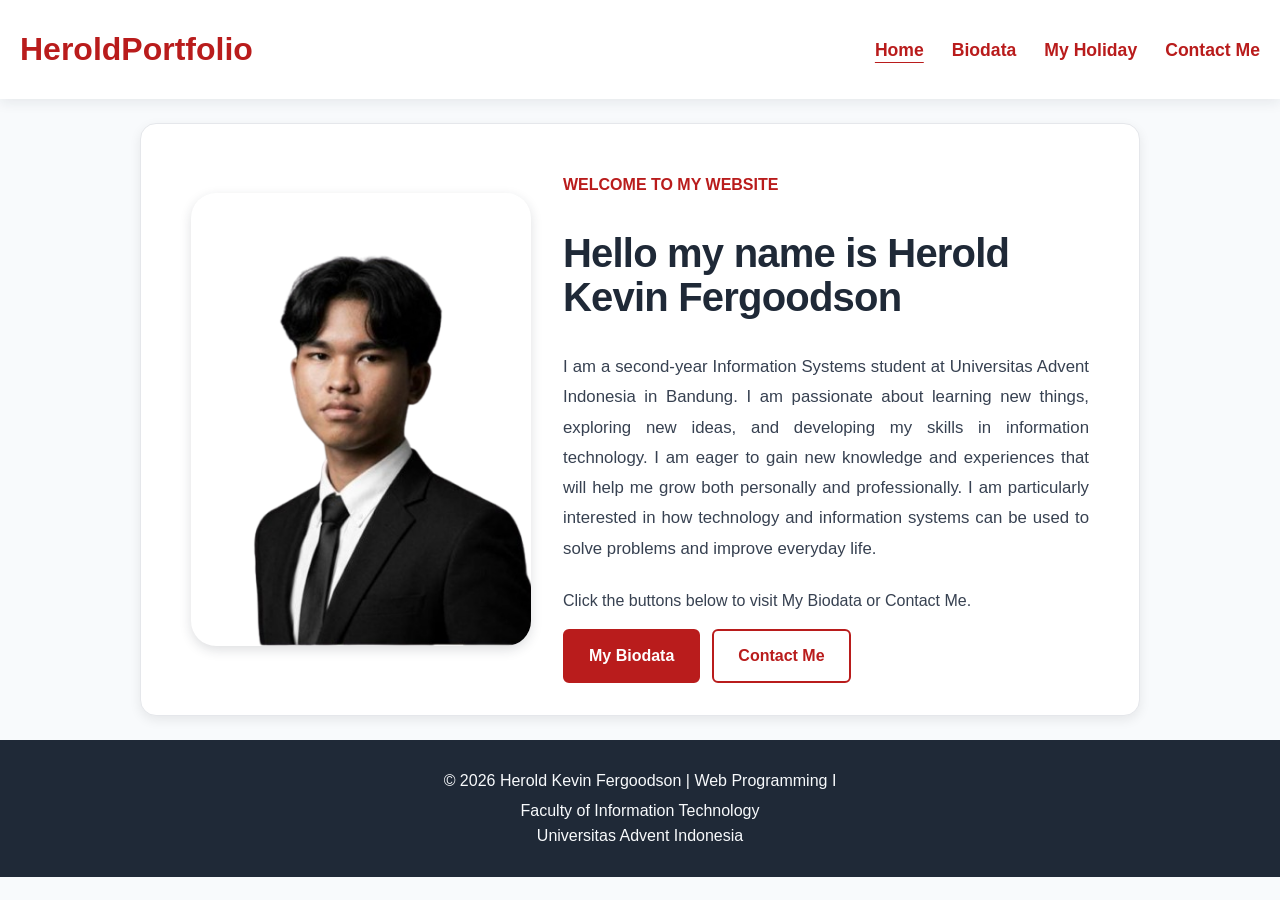
<file: index.html>
<!DOCTYPE html>
<html lang="en">
<head>
    <meta charset="UTF-8">
    <meta name="viewport" content="width=device-width, initial-scale=1.0">
    <title>HeroldPortfolio</title>
    <link rel="stylesheet" href="style2.css">
</head>
<body>
    <!-- header sama di semua halaman -->
    <header>
        <h1>HeroldPortfolio</h1>
        <nav>
            <a href="index.html" aria-current="page">Home</a>
            <a href="biodata.html">Biodata</a>
            <a href="myholiday.html">My Holiday</a>
            <a href="contactme.html">Contact Me</a>
        </nav>
    </header>

    <!-- hero: foto, nama, perkenalan, dan tombol -->
    <main class="border">
        <section class="HomePage">
            <div class="Text">
                <p class="Intro">WELCOME TO MY WEBSITE</p>
                <h2 class="Name">Hello my name is Herold Kevin Fergoodson</h2>
                <p class="Introduction">
                    I am a second-year Information Systems student at Universitas Advent Indonesia in Bandung.
                    I am passionate about learning new things, exploring new ideas, and developing my skills in
                    information technology. I am eager to gain new knowledge and experiences that will help me grow
                    both personally and professionally. I am particularly interested in how technology and information
                    systems can be used to solve problems and improve everyday life.
                </p>
                <p>Click the buttons below to visit My Biodata or Contact Me.</p>
                <div class="badge">
                    <a href="biodata.html" class="button1">My Biodata</a>
                    <a href="contactme.html" class="button2">Contact Me</a>
                </div>
            </div>
            <img
                class="profile-photo"
                src="fotokevinrbg.png"
                alt="Foto Herold Kevin Fergoodson"
            >
        </section>
    </main>

    <!-- footer sama semua di setiap halaman -->
    <footer>
        <p>&copy; 2026 Herold Kevin Fergoodson | Web Programming I</p>
        <p>
            Faculty of Information Technology<br>
            Universitas Advent Indonesia
        </p>
    </footer>
</body>
</html>
</file>
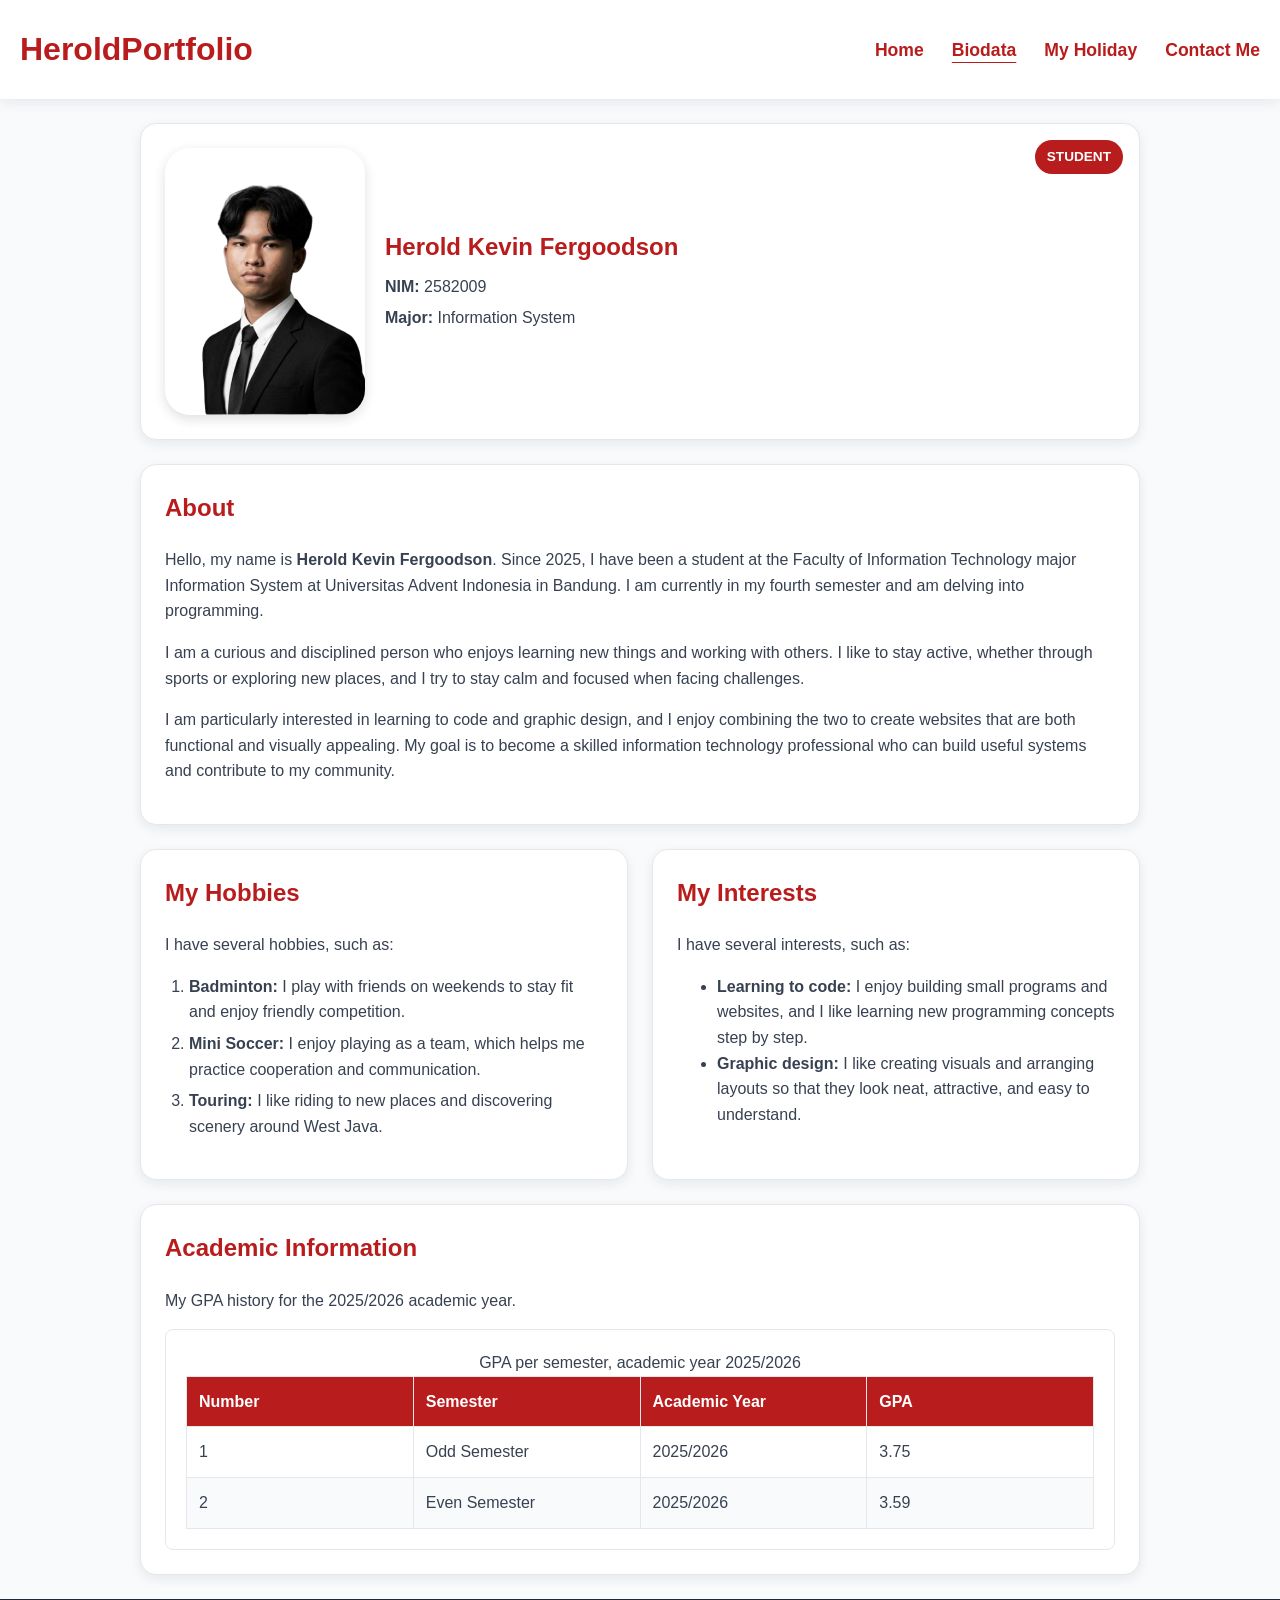
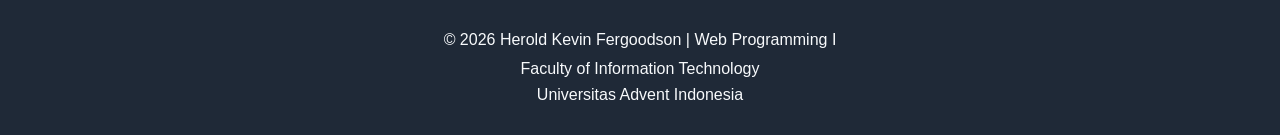
<file: biodata.html>
<!DOCTYPE html>
<html lang="en">
<head>
    <meta charset="UTF-8">
    <meta name="viewport" content="width=device-width, initial-scale=1.0">
    <title>Biodata | HeroldPortfolio</title>
    <link rel="stylesheet" href="style2.css">
    <link rel="stylesheet" href="style1.css">
</head>
<body>
    <header>
        <h1>HeroldPortfolio</h1>
        <nav>
            <a href="index.html">Home</a>
            <a href="biodata.html" aria-current="page">Biodata</a>
            <a href="myholiday.html">My Holiday</a>
            <a href="contactme.html">Contact Me</a>
        </nav>
    </header>

    <main class="content-grid">
         <!-- identitas dan foto profil -->
        <section id="profile" class="profile">
            <span class="badge">STUDENT</span>
            <img
                class="profile-photo"
                src="fotokevinrbg.png"
                alt="Foto Herold Kevin Fergoodson"
            >
            <div class="profile-info">
                <h2>Herold Kevin Fergoodson</h2>
                <p><strong>NIM: </strong>2582009</p>
                <p><strong>Major: </strong>Information System</p>
            </div>
        </section>

        <!-- Biografi -->
        <section id="about" class="about">
            <h2>About</h2>
            <p>
                Hello, my name is <strong>Herold Kevin Fergoodson</strong>. Since 2025, I have been
                a student at the Faculty of Information Technology major Information System at
                Universitas Advent Indonesia in Bandung. I am currently in my fourth semester
                and am delving into programming.
            </p>
            <p>
                I am a curious and disciplined person who enjoys learning new things and
                working with others. I like to stay active, whether through sports or
                exploring new places, and I try to stay calm and focused when facing challenges.
            </p>
            <p>
                I am particularly interested in learning to code and graphic design, and I enjoy
                combining the two to create websites that are both functional and visually
                appealing. My goal is to become a skilled information technology professional who
                can build useful systems and contribute to my community.
            </p>
        </section>

        <!-- Hobi: daftar berurutan -->
        <section id="hobbies">
            <h2>My Hobbies</h2>
            <p>I have several hobbies, such as:</p>
            <ol>
                <li><strong>Badminton:</strong> I play with friends on weekends to stay fit and enjoy friendly competition.</li>
                <li><strong>Mini Soccer:</strong> I enjoy playing as a team, which helps me practice cooperation and communication.</li>
                <li><strong>Touring:</strong> I like riding to new places and discovering scenery around West Java.</li>
            </ol>
        </section>

        <!-- Minat: daftar tidak berurutan -->
        <section id="minat">
            <h2>My Interests</h2>
            <p>I have several interests, such as:</p>
            <ul>
                <li><strong>Learning to code:</strong> I enjoy building small programs and websites, and I like learning new programming concepts step by step.</li>
                <li><strong>Graphic design:</strong> I like creating visuals and arranging layouts so that they look neat, attractive, and easy to understand.</li>
            </ul>
        </section>

        <!-- Informasi akademik -->
        <section id="academic">
            <h2>Academic Information</h2>
            <p>My GPA history for the 2025/2026 academic year.</p>
            <div class="table-container">
                <table>
                    <caption>GPA per semester, academic year 2025/2026</caption>
                    <thead>
                        <tr>
                            <th scope="col">Number</th>
                            <th scope="col">Semester</th>
                            <th scope="col">Academic Year</th>
                            <th scope="col">GPA</th>
                        </tr>
                    </thead>
                    <tbody>
                        <tr>
                            <td>1</td>
                            <td>Odd Semester</td>
                            <td>2025/2026</td>
                            <td>3.75</td>
                        </tr>
                        <tr>
                            <td>2</td>
                            <td>Even Semester</td>
                            <td>2025/2026</td>
                            <td>3.59</td>
                        </tr>
                    </tbody>
                </table>
            </div>
        </section>
    </main>

    <footer>
        <p>&copy; 2026 Herold Kevin Fergoodson | Web Programming I</p>
        <p>
            Faculty of Information Technology<br>
            Universitas Advent Indonesia
        </p>
    </footer>
</body>
</html>
</file>
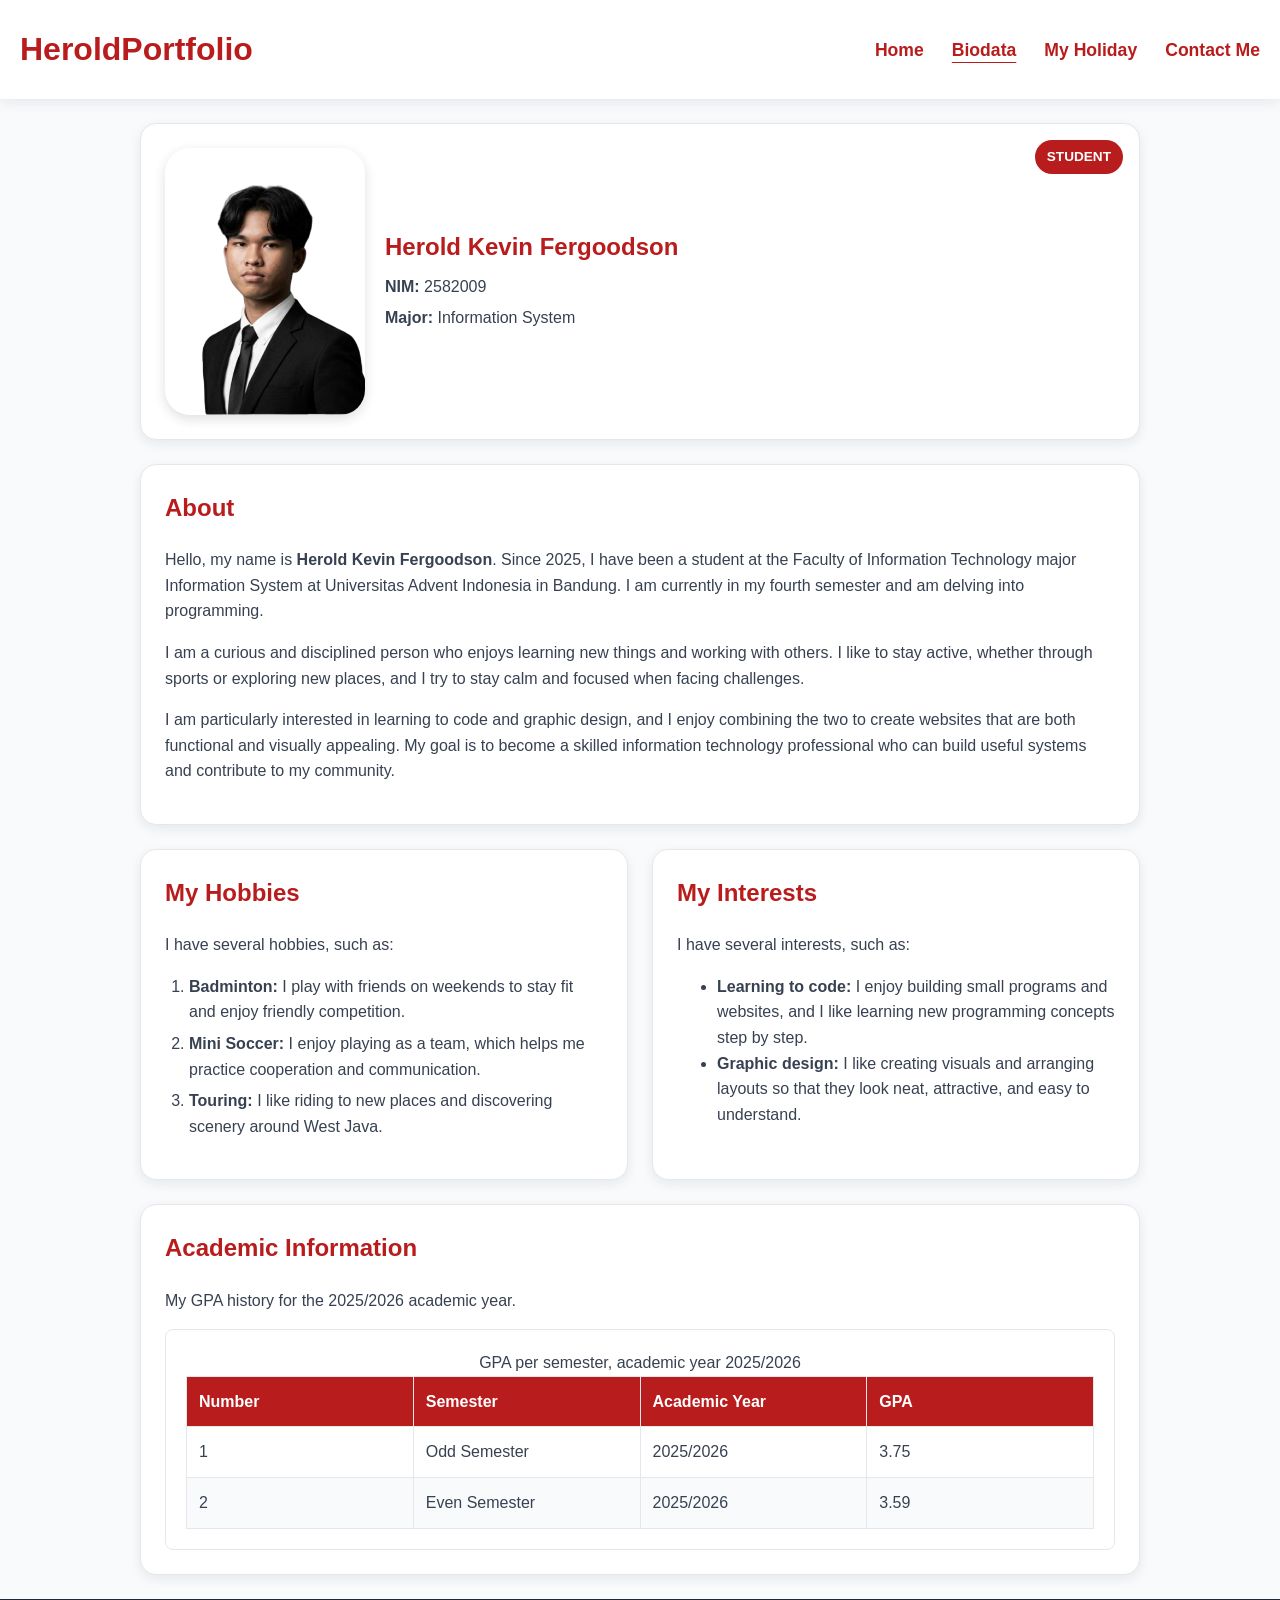
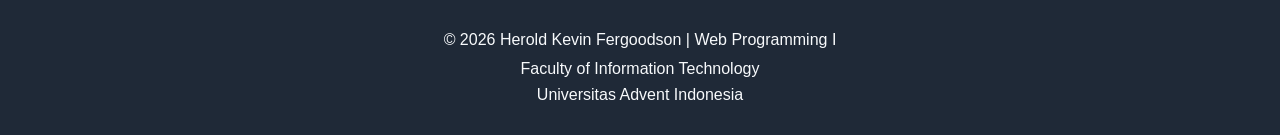
<file: Biodata.html>
<!DOCTYPE html>
<html lang="en">
<head>
    <meta charset="UTF-8">
    <meta name="viewport" content="width=device-width, initial-scale=1.0">
    <title>Biodata | HeroldPortfolio</title>
    <link rel="stylesheet" href="style2.css">
    <link rel="stylesheet" href="style1.css">
</head>
<body>
    <header>
        <h1>HeroldPortfolio</h1>
        <nav>
            <a href="index.html">Home</a>
            <a href="Biodata.html" aria-current="page">Biodata</a>
            <a href="MyHoliday.html">My Holiday</a>
            <a href="ContactMe.html">Contact Me</a>
        </nav>
    </header>

    <main class="content-grid">

        <!-- Informasi pribadi + foto profil -->
        <section id="profile" class="profile">
            <span class="badge">STUDENT</span>
            <img
                class="profile-photo"
                src="Foto Kevin RBG.png"
                alt="Foto Herold Kevin Fergoodson"
            >
            <div class="profile-info">
                <h2>Herold Kevin Fergoodson</h2>
                <p><strong>NIM: </strong>2582009</p>
                <p><strong>Major: </strong>Information System</p>
            </div>
        </section>

        <!-- Biografi -->
        <section id="about" class="about">
            <h2>About</h2>
            <p>
                Hello, my name is <strong>Herold Kevin Fergoodson</strong>. Since 2025, I have been
                a student at the Faculty of Information Technology major Information System at
                Universitas Advent Indonesia in Bandung. I am currently in my fourth semester
                and am delving into programming.
            </p>
            <p>
                I am a curious and disciplined person who enjoys learning new things and
                working with others. I like to stay active, whether through sports or
                exploring new places, and I try to stay calm and focused when facing challenges.
            </p>
            <p>
                I am particularly interested in learning to code and graphic design, and I enjoy
                combining the two to create websites that are both functional and visually
                appealing. My goal is to become a skilled information technology professional who
                can build useful systems and contribute to my community.
            </p>
        </section>

        <!-- Hobi: daftar berurutan -->
        <section id="hobbies">
            <h2>My Hobbies</h2>
            <p>I have several hobbies, such as:</p>
            <ol>
                <li><strong>Badminton:</strong> I play with friends on weekends to stay fit and enjoy friendly competition.</li>
                <li><strong>Mini Soccer:</strong> I enjoy playing as a team, which helps me practice cooperation and communication.</li>
                <li><strong>Touring:</strong> I like riding to new places and discovering scenery around West Java.</li>
            </ol>
        </section>

        <!-- Minat: daftar tidak berurutan -->
        <section id="minat">
            <h2>My Interests</h2>
            <p>I have several interests, such as:</p>
            <ul>
                <li><strong>Learning to code:</strong> I enjoy building small programs and websites, and I like learning new programming concepts step by step.</li>
                <li><strong>Graphic design:</strong> I like creating visuals and arranging layouts so that they look neat, attractive, and easy to understand.</li>
            </ul>
        </section>

        <!-- Informasi akademik -->
        <section id="academic">
            <h2>Academic Information</h2>
            <p>My GPA history for the 2025/2026 academic year.</p>
            <div class="table-container">
                <table>
                    <caption>GPA per semester, academic year 2025/2026</caption>
                    <thead>
                        <tr>
                            <th scope="col">Number</th>
                            <th scope="col">Semester</th>
                            <th scope="col">Academic Year</th>
                            <th scope="col">GPA</th>
                        </tr>
                    </thead>
                    <tbody>
                        <tr>
                            <td>1</td>
                            <td>Odd Semester</td>
                            <td>2025/2026</td>
                            <td>3.75</td>
                        </tr>
                        <tr>
                            <td>2</td>
                            <td>Even Semester</td>
                            <td>2025/2026</td>
                            <td>3.59</td>
                        </tr>
                    </tbody>
                </table>
            </div>
        </section>
    </main>

    <footer>
        <p>&copy; 2026 Herold Kevin Fergoodson | Web Programming I</p>
        <p>
            Faculty of Information Technology<br>
            Universitas Advent Indonesia
        </p>
    </footer>
</body>
</html>
</file>
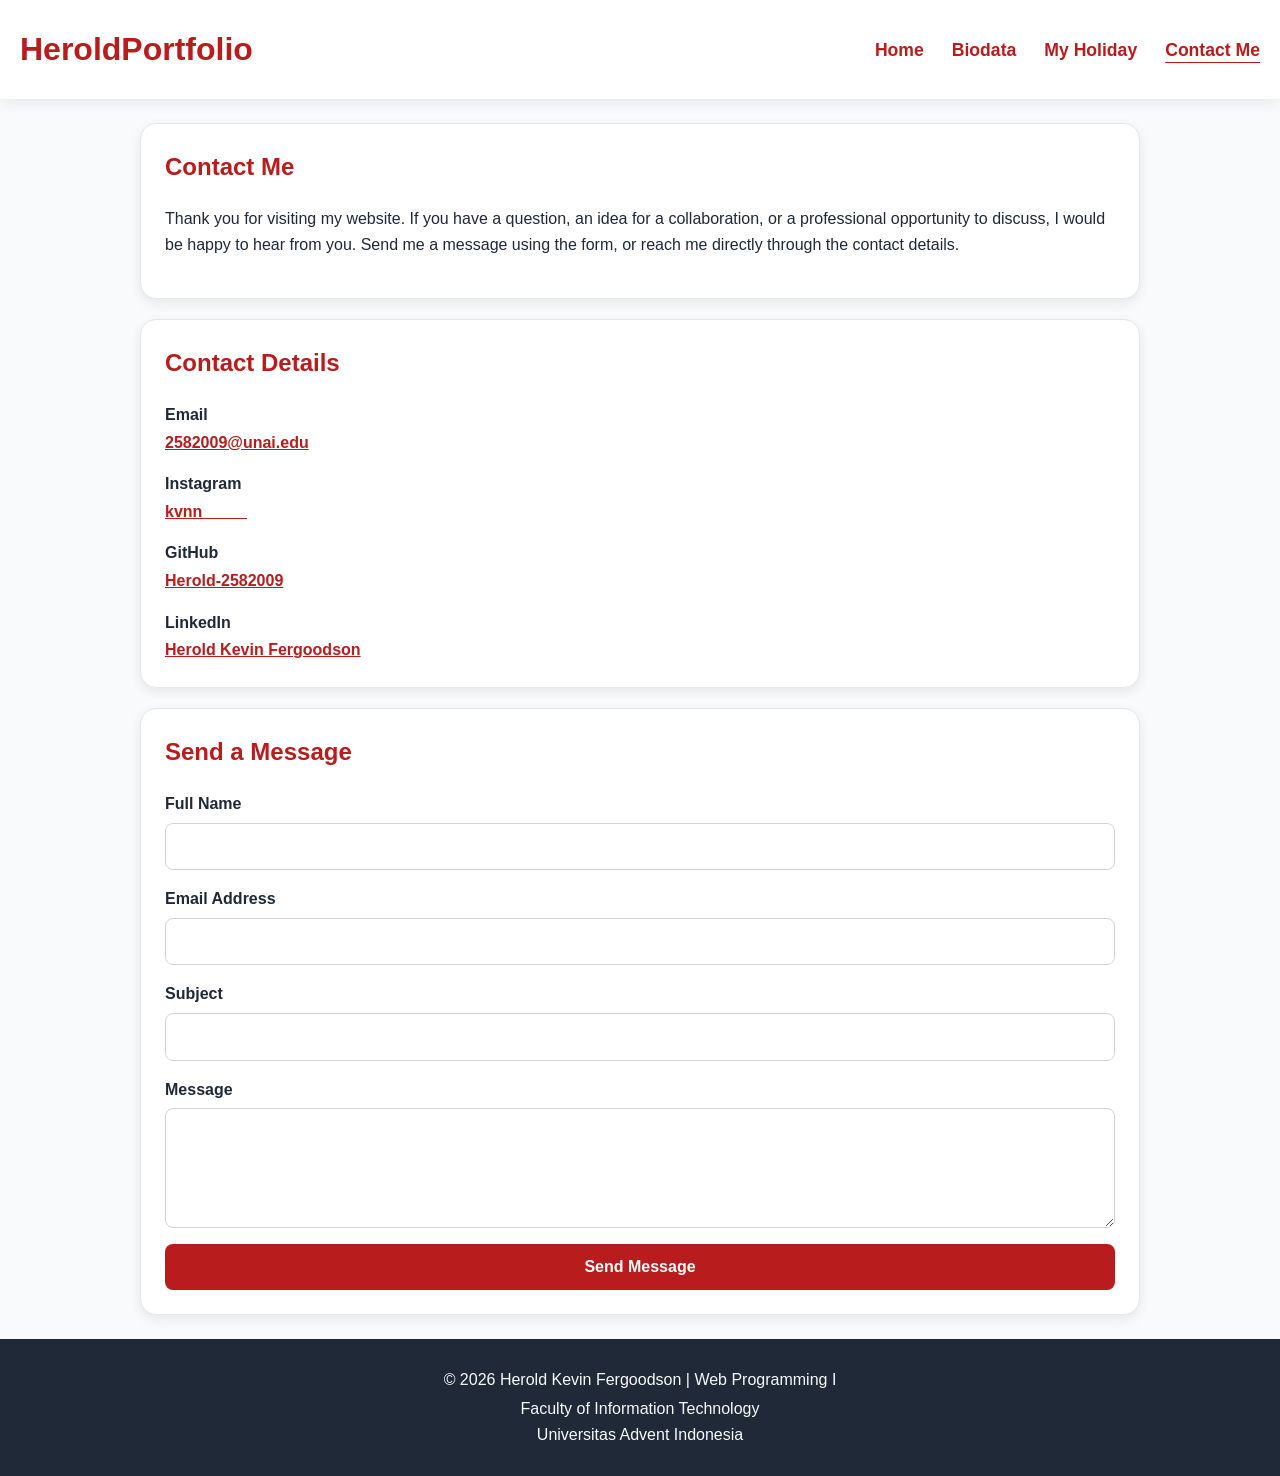
<file: ContactMe.html>
<!DOCTYPE html>
<html lang="en">
<head>
    <meta charset="UTF-8">
    <meta name="viewport" content="width=device-width, initial-scale=1.0">
    <title>Contact Me | HeroldPortfolio</title>
    <link rel="stylesheet" href="style2.css">
    <link rel="stylesheet" href="style3.css">
</head>
<body>
    <header>
        <h1>HeroldPortfolio</h1>
        <nav>
            <a href="index.html">Home</a> 
            <a href="Biodata.html">Biodata</a> 
            <a href="MyHoliday.html">My Holiday</a> 
            <a href="ContactMe.html" aria-current="page">Contact Me</a>
         </nav>
    </header>

    <main class="content-grid">
        <section class="contact-intro">
            <h2>Contact Me</h2>
            <p>
                Thank you for visiting my website. If you have a question, an idea
                for a collaboration, or a professional opportunity to discuss,
                I would be happy to hear from you. Send me a message using the form,
                or reach me directly through the contact details.
            </p>
        </section>

        <section class="contact-info">
            <h2>Contact Details</h2>
            <dl>
                <dt>Email</dt>
                <dd><a href="mailto:2582009@unai.edu">2582009@unai.edu</a></dd>

                <dt>Instagram</dt>
                <dd><a href="https://www.instagram.com/kvnn_____/" target="_blank" rel="noopener noreferrer">kvnn_____</a></dd>

                <dt>GitHub</dt>
                <dd><a href="https://github.com/Herold-2582009" target="_blank" rel="noopener noreferrer">Herold-2582009</a></dd>

                <dt>LinkedIn</dt>
                <dd><a href="https://www.linkedin.com/in/herold-kevin-fergoodson-a54214329/" target="_blank" rel="noopener noreferrer">Herold Kevin Fergoodson</a></dd>
            </dl>
        </section>

        <section id="contact" class="contact-form">
            <h2>Send a Message</h2>
            <form action="mailto:2582009@unai.edu" method="post" enctype="text/plain">
                <div class="form-group">
                    <label for="fullname">Full Name</label>
                    <input type="text" id="fullname" name="fullname" minlength="3" maxlength="50" required>
                </div>
                <div class="form-group">
                    <label for="email">Email Address</label>
                    <input type="email" id="email" name="email" required>
                </div>
                <div class="form-group">
                    <label for="subject">Subject</label>
                    <input type="text" id="subject" name="subject" minlength="3" maxlength="100" required>
                </div>
                <div class="form-group">
                    <label for="message">Message</label>
                    <textarea id="message" name="message" minlength="10" maxlength="500" required></textarea>
                </div>
                <button type="submit">Send Message</button>
            </form>
        </section>
    </main>

    <footer>
        <p>&copy; 2026 Herold Kevin Fergoodson | Web Programming I</p>
        <p>
            Faculty of Information Technology<br>
            Universitas Advent Indonesia
        </p>
    </footer>
</body>
</html>
</file>
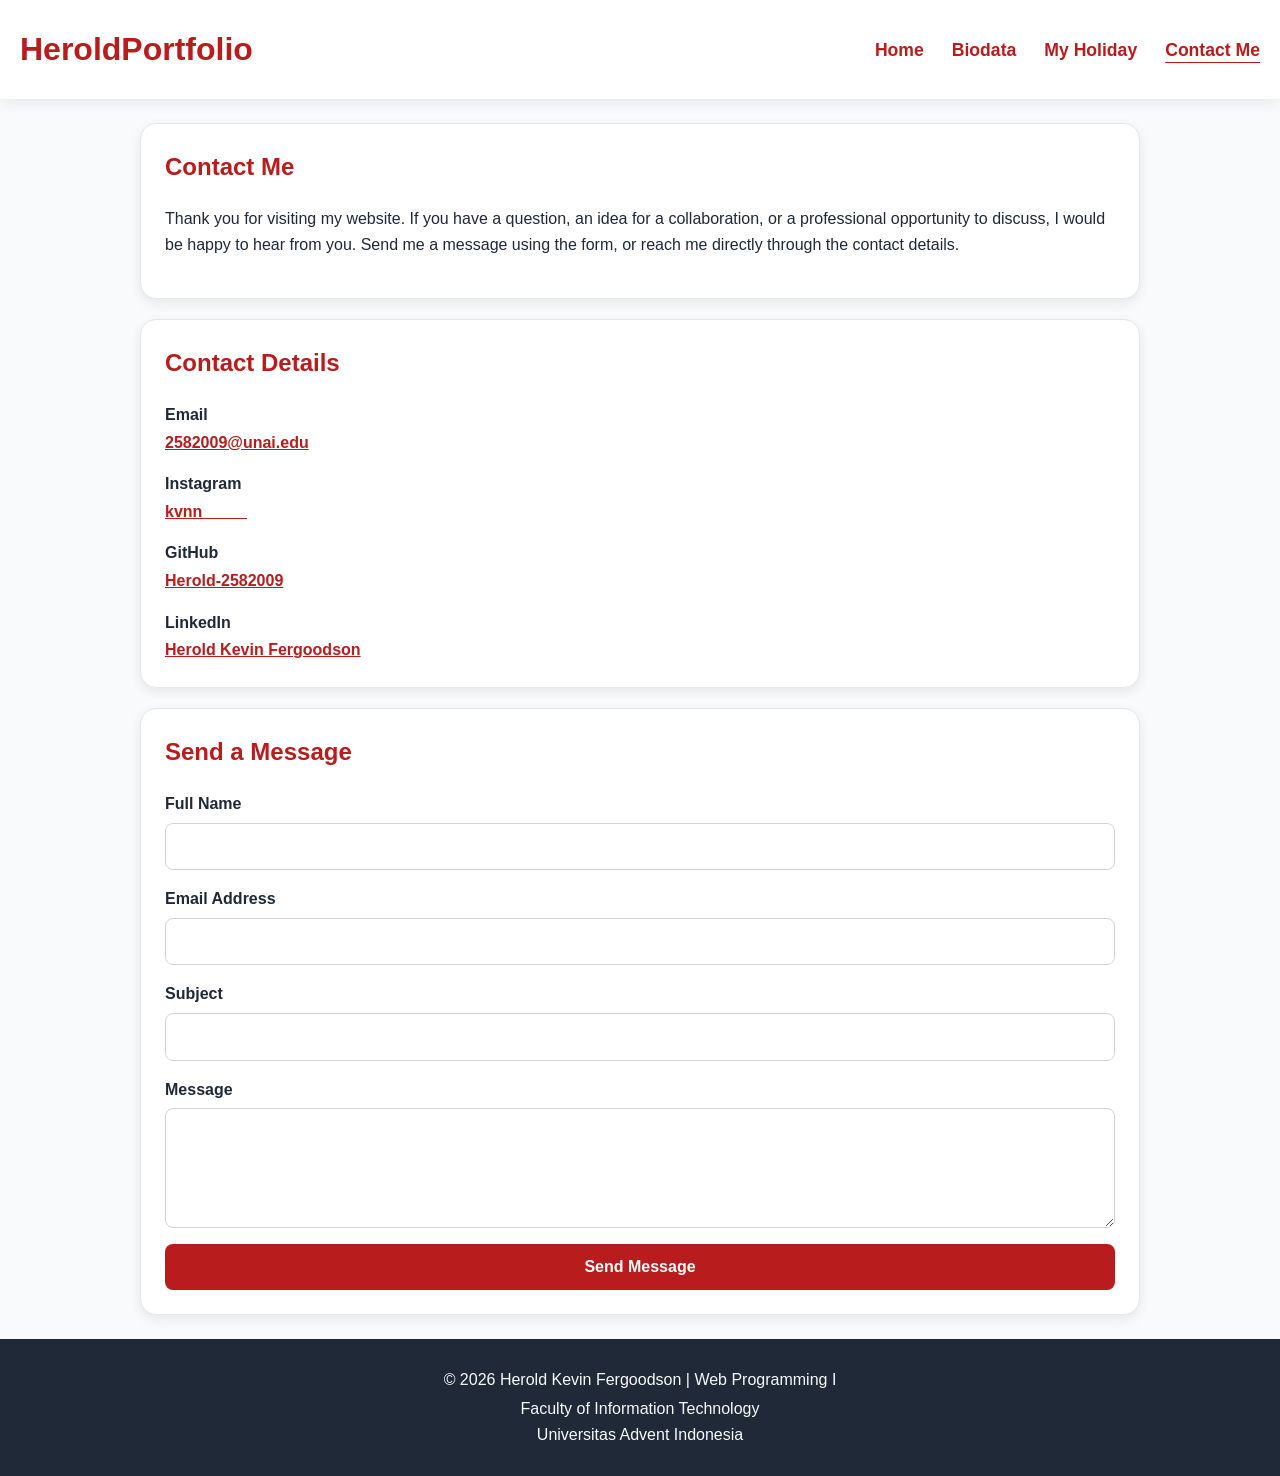
<file: contactme.html>
<!DOCTYPE html>
<html lang="en">
<head>
    <meta charset="UTF-8">
    <meta name="viewport" content="width=device-width, initial-scale=1.0">
    <title>Contact Me | HeroldPortfolio</title>
    <link rel="stylesheet" href="style2.css">
    <link rel="stylesheet" href="style3.css">
</head>
<body>
    <header>
        <h1>HeroldPortfolio</h1>
        <nav>
            <a href="index.html">Home</a> 
            <a href="biodata.html">Biodata</a> 
            <a href="myholiday.html">My Holiday</a> 
            <a href="contactme.html" aria-current="page">Contact Me</a>
         </nav>
    </header>

    <main class="content-grid">
        <section class="contact-intro">
            <h2>Contact Me</h2>
            <p>
                Thank you for visiting my website. If you have a question, an idea
                for a collaboration, or a professional opportunity to discuss,
                I would be happy to hear from you. Send me a message using the form,
                or reach me directly through the contact details.
            </p>
        </section>

        <section class="contact-info">
            <h2>Contact Details</h2>
            <dl>
                <dt>Email</dt>
                <dd><a href="mailto:2582009@unai.edu">2582009@unai.edu</a></dd>

                <dt>Instagram</dt>
                <dd><a href="https://www.instagram.com/kvnn_____/" target="_blank" rel="noopener noreferrer">kvnn_____</a></dd>

                <dt>GitHub</dt>
                <dd><a href="https://github.com/Herold-2582009" target="_blank" rel="noopener noreferrer">Herold-2582009</a></dd>

                <dt>LinkedIn</dt>
                <dd><a href="https://www.linkedin.com/in/herold-kevin-fergoodson-a54214329/" target="_blank" rel="noopener noreferrer">Herold Kevin Fergoodson</a></dd>
            </dl>
        </section>

        <section id="contact" class="contact-form">
            <h2>Send a Message</h2>
            <form action="mailto:2582009@unai.edu" method="post" enctype="text/plain">
                <div class="form-group">
                    <label for="fullname">Full Name</label>
                    <input type="text" id="fullname" name="fullname" minlength="3" maxlength="50" required>
                </div>
                <div class="form-group">
                    <label for="email">Email Address</label>
                    <input type="email" id="email" name="email" required>
                </div>
                <div class="form-group">
                    <label for="subject">Subject</label>
                    <input type="text" id="subject" name="subject" minlength="3" maxlength="100" required>
                </div>
                <div class="form-group">
                    <label for="message">Message</label>
                    <textarea id="message" name="message" minlength="10" maxlength="500" required></textarea>
                </div>
                <button type="submit">Send Message</button>
            </form>
        </section>
    </main>

    <footer>
        <p>&copy; 2026 Herold Kevin Fergoodson | Web Programming I</p>
        <p>
            Faculty of Information Technology<br>
            Universitas Advent Indonesia
        </p>
    </footer>
</body>
</html>
</file>
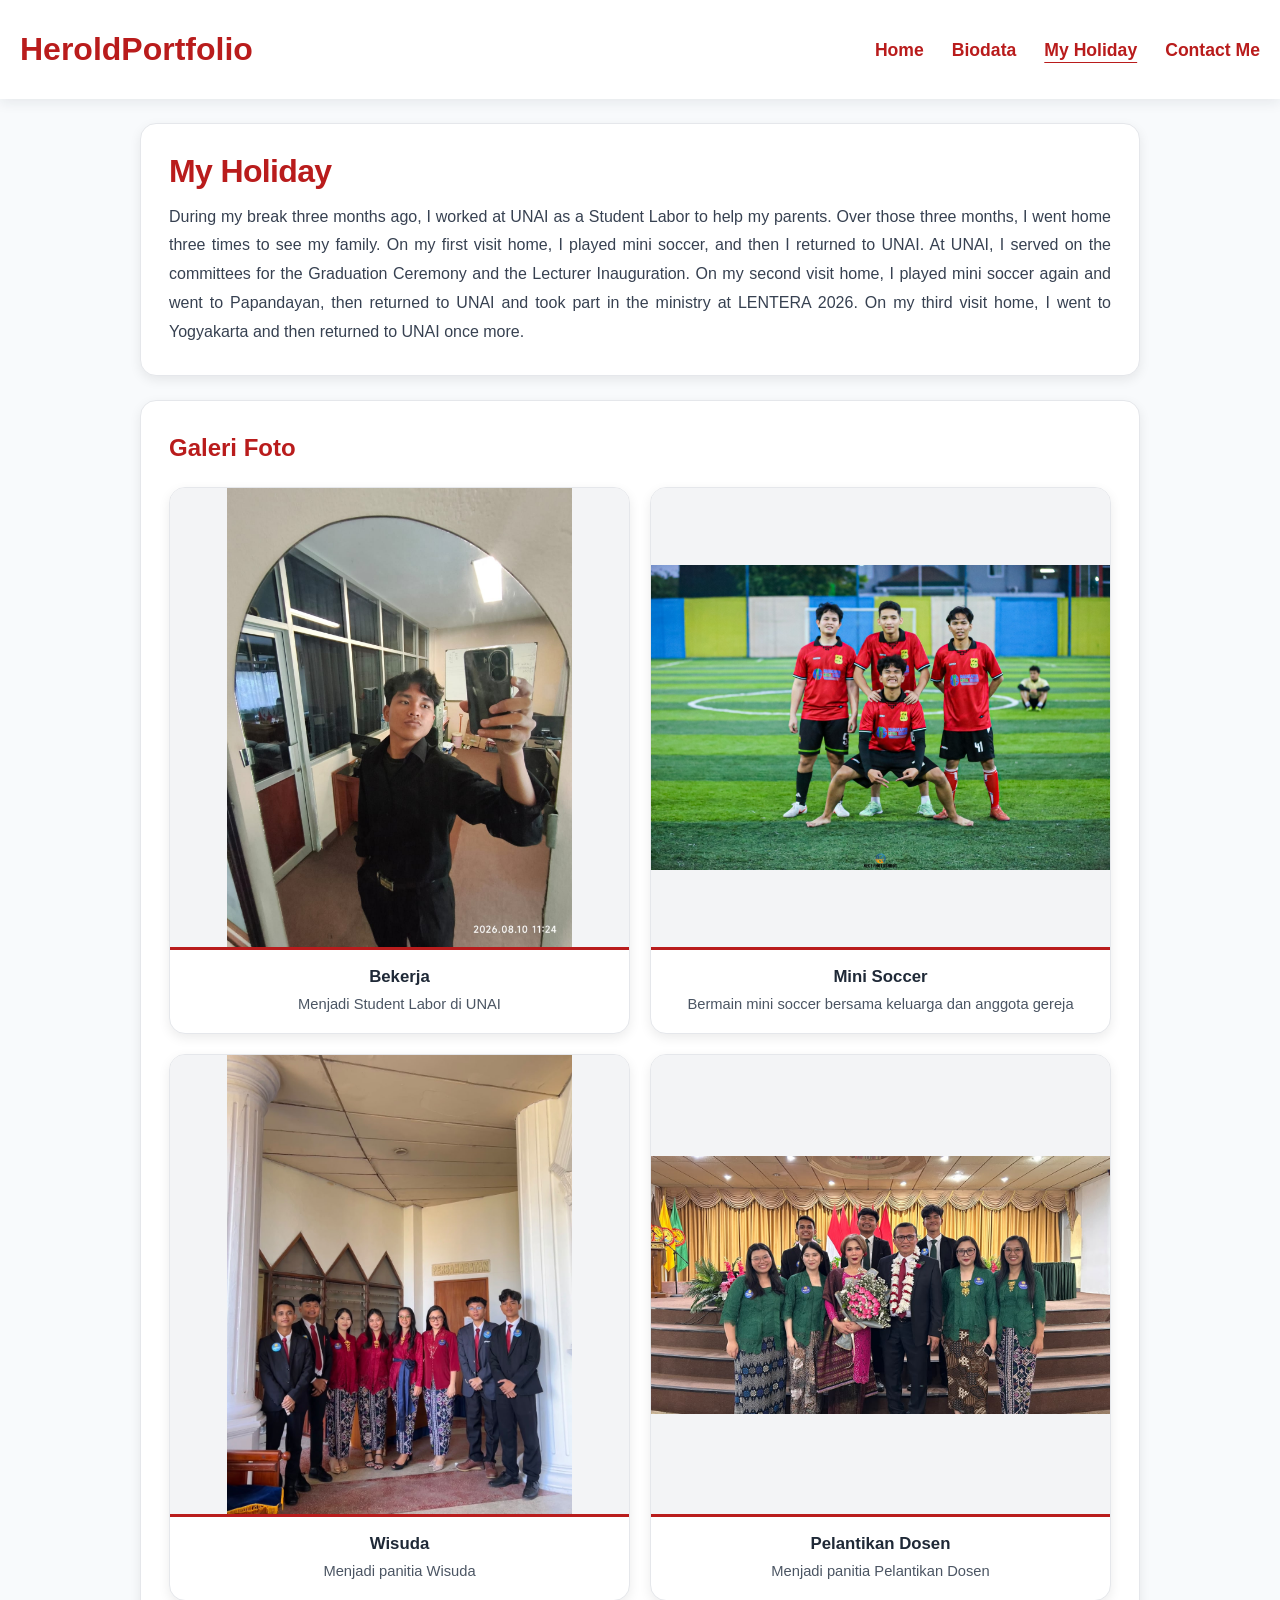
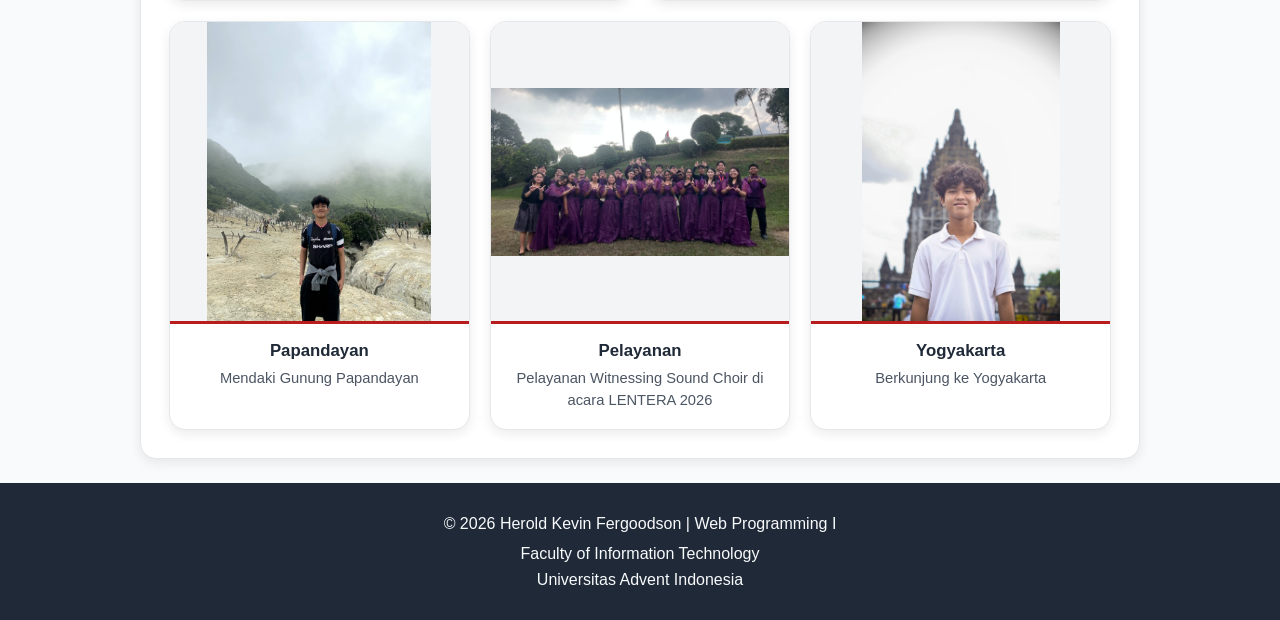
<file: myholiday.html>
<!DOCTYPE html>
<html lang="en">
<head>
    <meta charset="UTF-8">
    <meta name="viewport" content="width=device-width, initial-scale=1.0">
    <title>My Holiday | HeroldPortfolio</title>
    <link rel="stylesheet" href="style2.css">
    <link rel="stylesheet" href="style4.css">
</head>
<body>
    <!-- header dan navigasi (sama di semua halaman) -->
    <header>
        <h1>HeroldPortfolio</h1>
        <nav>
            <a href="index.html">Home</a>
            <a href="biodata.html">Biodata</a>
            <a href="myholiday.html"aria-current="page">My Holiday</a>
            <a href="contactme.html">Contact Me</a>
        </nav>
    </header>

    <main>
        <!-- pengantar liburan -->
        <section class="intro">
            <h2>My Holiday</h2>
            <p>
                During my break three months ago, I worked at UNAI as a Student Labor to help my parents.
                Over those three months, I went home three times to see my family. On my first visit home,
                I played mini soccer, and then I returned to UNAI. At UNAI, I served on the committees for
                the Graduation Ceremony and the Lecturer Inauguration. On my second visit home, I played
                mini soccer again and went to Papandayan, then returned to UNAI and took part in the ministry
                at LENTERA 2026. On my third visit home, I went to Yogyakarta and then returned to UNAI once more.
            </p>
        </section>

        <!-- galeri foto (Flexbox) -->
        <section class="gallery-section" aria-labelledby="gallery-title">
            <h2 id="gallery-title">Galeri Foto</h2>

            <div class="gallery">

                <div class="gallery-item">
                    <img src="kerja.png"
                         alt="Herold bekerja sebagai Student Labor di kampus UNAI">
                    <div class="gallery-caption">
                        <strong>Bekerja</strong>
                        Menjadi Student Labor di UNAI
                    </div>
                </div>

                <div class="gallery-item">
                    <img src="minisoccer.png"
                         alt="Bermain mini soccer bersama keluarga dan anggota gereja di lapangan">
                    <div class="gallery-caption">
                        <strong>Mini Soccer</strong>
                        Bermain mini soccer bersama keluarga dan anggota gereja
                    </div>
                </div>

                <div class="gallery-item">
                    <img src="wisuda.png"
                         alt="Suasana acara wisuda UNAI saat bertugas sebagai panitia">
                    <div class="gallery-caption">
                        <strong>Wisuda</strong>
                        Menjadi panitia Wisuda
                    </div>
                </div>

                <div class="gallery-item">
                    <img src="pelantikandosen.png"
                         alt="Acara pelantikan dosen UNAI saat bertugas sebagai panitia">
                    <div class="gallery-caption">
                        <strong>Pelantikan Dosen</strong>
                        Menjadi panitia Pelantikan Dosen
                    </div>
                </div>

                <div class="gallery-item">
                    <img src="papandayan.png"
                         alt="Pemandangan pendakian di Gunung Papandayan">
                    <div class="gallery-caption">
                        <strong>Papandayan</strong>
                        Mendaki Gunung Papandayan
                    </div>
                </div>

                <div class="gallery-item">
                    <img src="witnessingsoundchoir.png"
                         alt="Penampilan Witnessing Sound Choir dalam pelayanan di acara LENTERA 2026">
                    <div class="gallery-caption">
                        <strong>Pelayanan</strong>
                        Pelayanan Witnessing Sound Choir di acara LENTERA 2026
                    </div>
                </div>

                <div class="gallery-item">
                    <img src="yogya.png"
                         alt="Berfoto saat berkunjung ke kota Yogyakarta">
                    <div class="gallery-caption">
                        <strong>Yogyakarta</strong>
                        Berkunjung ke Yogyakarta
                    </div>
                </div>

            </div>
        </section>
    </main>

    <!-- footer (sama di semua halaman) -->
    <footer>
        <p>
            &copy; 2026 Herold Kevin Fergoodson | Web Programming I
        </p>
        <p>
            Faculty of Information Technology<br>
            Universitas Advent Indonesia
        </p>
    </footer>
</body>
</html>
</file>
<file: style2.css>
* {
    box-sizing: border-box;
}

body {
    margin: 0;
    font-family: Arial, Helvetica, sans-serif;
    font-size: 1rem;
    line-height: 1.6;
    color: #374151;
    background-color: #F8FAFC;
}

img {
    max-width: 100%;
    height: auto;
    display: block;
}

header {
    display: flex;
    flex-wrap: wrap;
    justify-content: space-between;
    align-items: center;
    gap: 12px 24px;
    padding: 24px 20px;
    background-color: #FFFFFF;
    box-shadow: 0 4px 12px rgba(31, 41, 55, 0.08);
}

header h1 {
    margin: 0;
    font-size: 2rem;
    color: #B91C1C;
}

header h1 a {
    color: inherit;
    text-decoration: none;
}

nav {
    display: flex;
    flex-wrap: wrap;
    justify-content: flex-end;
    gap: 8px 28px;
    padding: 0;
}

nav a {
    color: #B91C1C;
    font-weight: bold;
    font-size: 1.1rem;
    text-decoration: none;
}

nav a:hover {
    color: #991B1B;
    text-decoration: underline;
}

nav a[aria-current="page"] {
    text-decoration: underline;
    text-underline-offset: 6px;
}

main {
    width: 90%;
    max-width: 1000px;
    margin: 24px auto;
}

.border {
    display: grid;
    grid-template-columns: minmax(0, 1fr);
    gap: 24px;
}

section {
    padding: 24px;
    background-color: #FFFFFF;
    border: 1px solid #E5E7EB;
    border-radius: 16px;
    box-shadow: 0 4px 12px rgba(0, 0, 0, 0.08);
}

.HomePage {
    display: flex;
    flex-direction: column;
    align-items: center;
    gap: 24px;
    padding: 24px 20px;
}

.Text {
    flex: 1;
    min-width: 0;
}

.Intro {
    font-weight: 600;
    color: #B91C1C;
}

.Name {
    line-height: 1.1;
    letter-spacing: -0.02em;
    color: #1F2937;
    font-size: clamp(1.75rem, 5vw, 2.5rem);
    font-weight: 550;
}

.Introduction {
    max-width: 58ch;
    margin: 0 0 1.5rem;
    font-size: 1rem;
    line-height: 1.8;
    color: #374151;
    text-align: left;
    overflow-wrap: anywhere;
}
.profile-photo {
    order: -1;
    width: 100%;
    max-width: 280px;
    aspect-ratio: 3 / 4;
    object-fit: cover;
    border-radius: 25px;
    box-shadow: 0 4px 12px rgba(31, 41, 55, 0.15);
}

.HomePage .badge {
    display: flex;
    flex-wrap: wrap;
    gap: 12px;
}

.button1,
.button2 {
    display: inline-block;
    padding: 0.75rem 1.5rem;
    border-radius: 6px;
    text-decoration: none;
    font-weight: bold;
    border: 2px solid #B91C1C;
}

.button1 {
    background-color: #B91C1C;
    color: #FFFFFF;
}

.button1:hover {
    background-color: #991B1B;
}

.button2 {
    background-color: #FFFFFF;
    color: #B91C1C;
}

.button2:hover {
    background-color: #FEE2E2;
}

footer {
    margin-top: 24px;
    padding: 24px 20px;
    background-color: #1F2937;
    color: #F8FAFC;
    text-align: center;
}

footer p {
    margin: 4px 0;
}
@media (max-width: 767px) {
    header {
        flex-direction: column;
        justify-content: center;
        text-align: center;
    }

    nav {
        justify-content: center;
        gap: 8px 18px;
    }

    nav a {
        font-size: 1rem;
    }

    .HomePage .badge {
        justify-content: center;
    }
}

@media (min-width: 768px) {
    .HomePage {
        flex-direction: row;
        gap: 2rem;
        padding: 2rem 5%;
    }

    .profile-photo {
        flex-shrink: 0;
        width: 340px;
        max-width: 340px;
    }

    .Introduction {
        font-size: 1.05rem;
        text-align: justify;
        hyphens: auto;
    }
}
</file>
<file: style1.css>
img {
    max-width: 100%;
    height: auto;
}


main {
    width: 90%;
    max-width: 1000px;
    margin: 24px auto;
}

.content-grid {
    display: grid;
    grid-template-columns: minmax(0, 1fr);
    gap: 24px;
}

section {
    min-width: 0;
}

section {
    padding: 24px;
    background-color: #FFFFFF;
    border: 1px solid #E5E7EB;
    border-radius: 16px;
    box-shadow: 0 4px 12px rgba(31, 41, 55, 0.08);
}

section h2 {
    margin-top: 0;
    color: #B91C1C;
}

.profile {
    display: flex;
    flex-direction: column;
    align-items: center;
    gap: 20px;
    text-align: center;
    position: relative;
}

.profile-photo {
    width: 200px;
    aspect-ratio: 3/4;
    object-fit: cover;
    border-radius: 25px;
    box-shadow: 0 4px 12px rgba(31, 41, 55, 0.15);
}

.profile-info {
    flex: 1;
}

.profile-info h2 {
    margin-bottom: 8px;
}

.profile-info p {
    margin: 5px 0;
}

.about {
    padding: 24px;
    background-color: #FFFFFF;
    border: 1px solid #E5E7EB;
    border-radius: 16px;
}

.badge {
    position: absolute;
    top: 16px;
    right: 16px;
    padding: 6px 12px;
    background-color: #B91C1C;
    color: #FFFFFF;
    border-radius: 20px;
    font-size: 0.85rem;
    font-weight: bold;
}

.Hobbies {
    display: flex;
    gap: 20px;
    align-items: flex-start;
}

#hobbies ol,
#hobbies ul {
    padding-left: 24px;
}

#hobbies li {
    margin-bottom: 6px;
}

.table-container {
    border: 1px solid #E5E7EB;
    border-radius: 8px;
    padding: 20px;
}

table {
    width: 100%;
    border-collapse: collapse;
    table-layout: fixed;
}

th,
td {
    padding: 12px;
    border: 1px solid #E5E7EB;
    text-align: left;
    overflow-wrap: anywhere;
}
th {
    background-color: #B91C1C;
    color: #FFFFFF;
}

tbody tr:nth-child(even) {
    background-color: #F8FAFC;
}

form {
    display: grid;
    gap: 16px;
}

.form-group {
    display: grid;
    gap: 6px;
}

label {
    font-weight: bold;
}

input,
select,
textarea {
    width: 100%;
    padding: 10px 12px;
    border: 1px solid #D1D5DB;
    border-radius: 8px;
    font: inherit;
    background-color: #FFFFFF;
}

textarea {
    min-height: 120px;
    resize: vertical;
}

input:focus,
select:focus,
textarea:focus {
    outline: 2px solid #B91C1C;
    outline-offset: 2px;
}

button {
    width: fit-content;
    padding: 10px 20px;
    border: none;
    border-radius: 8px;
    background-color: #B91C1C;
    color: #FFFFFF;
    font: inherit;
    font-weight: bold;
    cursor: pointer;
}

button:hover {
    background-color: #991B1B;
}

footer {
    margin-top: 24px;
    padding: 24px 20px;
    background-color: #1F2937;
    color: #F8FAFC;
    text-align: center;
}

footer p {
    margin: 4px 0;
}

@media (min-width: 768px) {

    .profile {
        flex-direction: row;
        text-align: left;
    }

    .content-grid {
        grid-template-columns: repeat(2, minmax(0, 1fr));
    }

    .profile,
    .about,
    #about,
    #academic,
    #contact {
        grid-column: 1 / -1;
    }

    @media (max-width: 560px) {
    section {
        padding: 16px;
    }

    .table-container {
        padding: 8px;
    }

    th,
    td {
        padding: 6px;
        font-size: 0.8rem;
    }

    th:nth-child(1),
    td:nth-child(1) {
        width: 18%;
    }

    caption {
        font-size: 0.9rem;
    }
}
}
</file>
<file: style3.css>
* {
    box-sizing: border-box;
}

body {
    margin: 0;
    font-family: Arial, Helvetica, sans-serif;
    font-size: 1rem;
    line-height: 1.6;
    color: #1F2937;
    background-color: #F8FAFC;
}


main.content-grid {
    display: grid;
    grid-template-columns: 1fr;
    gap: 20px;
    width: 90%;
    max-width: 1000px;
    margin: 24px auto;
    text-align: left;
}

section {
    padding: 24px;
    background-color: #FFFFFF;
    border: 1px solid #E5E7EB;
    border-radius: 16px;
    box-shadow: 0 4px 12px rgba(0, 0, 0, 0.08);
}

section h2 {
    margin-top: 0;
    color: #B91C1C;
}

form {
    display: grid;
    gap: 16px;
}

.form-group {
    display: grid;
    gap: 6px;
}

label {
    font-weight: bold;
    color: #1F2937;
}

input,
select,
textarea {
    width: 100%;
    padding: 10px 12px;
    border: 1px solid #D1D5DB;
    border-radius: 8px;
    font: inherit;
    background-color: #FFFFFF;
    color: #1F2937;
}

textarea {
    min-height: 120px;
    resize: vertical;
}

input:focus,
select:focus,
textarea:focus {
    outline: 2px solid #B91C1C;
    outline-offset: 2px;
}

button {
    width: 100%;
    padding: 10px 20px;
    border: none;
    border-radius: 8px;
    background-color: #B91C1C;
    color: #FFFFFF;
    font: inherit;
    font-weight: bold;
    cursor: pointer;
}

button:hover {
    background-color: #991B1B;
}

/* Contact details */
.contact-info dl {
    margin: 0;
}

.contact-info dt {
    margin-top: 16px;
    font-weight: bold;
}

.contact-info dt:first-child {
    margin-top: 0;
}

.contact-info dd {
    margin: 2px 0 0;
    overflow-wrap: anywhere;
}

.contact-info a {
    color: #B91C1C;
    font-weight: bold;
}

.contact-info a:hover {
    color: #991B1B;
}

footer {
    margin-top: 24px;
    padding: 24px 20px;
    background-color: #1F2937;
    color: #F8FAFC;
    text-align: center;
}

footer p {
    margin: 4px 0;
}

@media (min-width: 768px){
    .profile {
        flex-direction: row;
        text-align: left;
    }

    .content-grid {
        grid-template-columns: repeat(2, minmax(0, 1fr));
    }

    .profile,
    .about,
    #about,
    #academic,
    #contact {
        grid-column: 1 / -1;
    }
}
</file>
<file: style4.css>
* {
    box-sizing: border-box;
}

body {
    margin: 0;
    font-family: Arial, Helvetica, sans-serif;
    font-size: 1rem;
    line-height: 1.6;
    color: #1F2937;
    background-color: #F8FAFC;
}


main {
    display: grid;
    grid-template-columns: 1fr;
    gap: 24px;
    width: 90%;
    max-width: 1000px;
    margin: 24px auto;
    text-align: left;
}

section {
    padding: 28px;
    background-color: #FFFFFF;
    border: 1px solid #E5E7EB;
    border-radius: 16px;
    box-shadow: 0 4px 12px rgba(0, 0, 0, 0.08);
}

section h2 {
    margin-top: 0;
    color: #B91C1C;
}

.intro{
    color: #B91C1C;
}

.intro h2 {
    margin-bottom: 12px;
    font-size: 2rem;
    line-height: 1.2;
    letter-spacing: -0.02em;
    color: #B91C1C;
}

.intro p:last-child {
    margin: 0;
    line-height: 1.8;
    color: #374151;
    text-align: justify;
    font-family: Arial, Helvetica, sans-serif;
}

.gallery-section h2 {
    margin-bottom: 20px;
    font-size: 1.5rem;
}

.gallery {
    display: flex;              
    flex-wrap: wrap;            
    justify-content: center;      
    align-items: stretch;      
    gap: 20px;  
}

.gallery-item {
    flex: 0 1 calc((100% - 40px) / 3);
    display: flex;
    flex-direction: column;
    background-color: #FFFFFF;
    border: 1px solid #E5E7EB;
    border-radius: 16px;
    box-shadow: 0 4px 12px rgba(0, 0, 0, 0.08);
    overflow: hidden;
    text-align: center;
}

.gallery-item img {
    display: block;
    width: 100%;
    aspect-ratio: 1 / 1;           
    height: auto;
    object-fit: contain;         
    object-position: center;
    background-color: #F3F4F6;     
    text-align: center;
}

.gallery-caption {
    flex: 1;                      
    padding: 14px 16px 18px;
    border-top: 3px solid #B91C1C; 
    font-size: 0.92rem;
    line-height: 1.5;
    color: #4B5563;
    text-align: center;
}

.gallery-caption strong {
    display: block;
    margin-bottom: 4px;
    font-size: 1.05rem;
    color: #1F2937;
    text-align: center;
}

footer {
    margin-top: 24px;
    padding: 24px 20px;
    background-color: #1F2937;
    color: #F8FAFC;
    text-align: center;
}

footer p {
    margin: 4px 0;
}

@media (min-width: 901px) {
    .gallery-item:nth-child(-n+4) {
        flex-basis: calc((100% - 20px) / 2);
    }
}

@media (max-width: 900px) {
    .gallery-item {
        flex-basis: calc((100% - 20px) / 2);
    }
}

@media (max-width: 560px) {
    section {
        padding: 20px;
    }

    .intro h2 {
        font-size: 1.5rem;
    }

    .gallery-item {
        flex-basis: 100%;
    }
}

@media (min-width: 768px) {

    .profile {
        flex-direction: row;
        text-align: left;
    }

    .content-grid {
        grid-template-columns: repeat(2, minmax(0, 1fr));
    }

    .profile,
    .about,
    #about,
    #academic,
    #contact {
        grid-column: 1 / -1;
    }
    
    @media (min-width: 768px) {
    .intro p:last-child {
        text-align: justify;
    }
}
}
</file>
